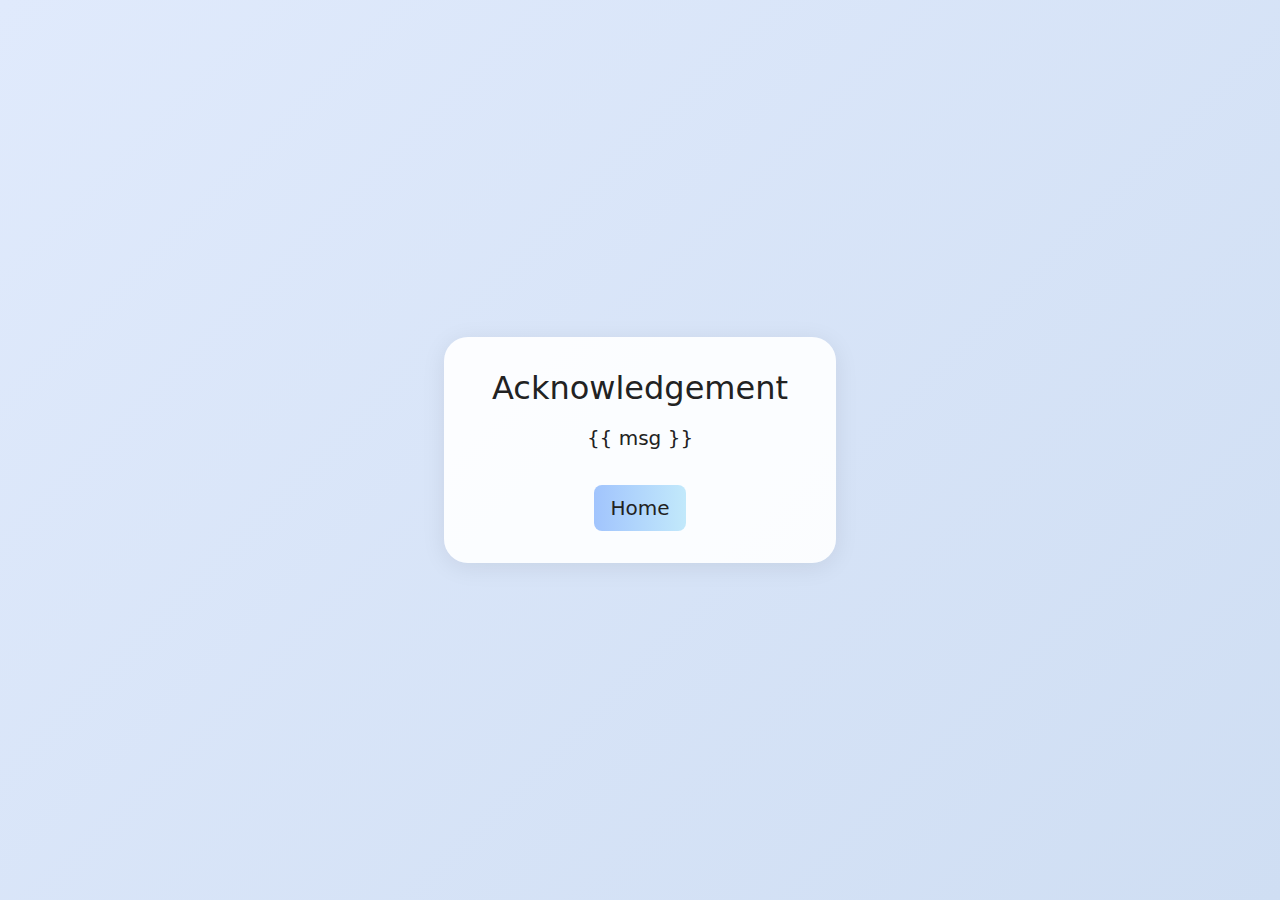
<file: templates/ack.html>
<!DOCTYPE html>
<html lang="en" data-bs-theme="auto">
<head>
    <meta charset="UTF-8">
    <meta name="viewport" content="width=device-width, initial-scale=1.0">
    <title>PE | Acknowledgement</title>
    <link href="https://cdn.jsdelivr.net/npm/bootstrap@5.3.2/dist/css/bootstrap.min.css" rel="stylesheet">
    <style>
        body {
            min-height: 100vh;
            background: linear-gradient(135deg, #e0eafc 0%, #cfdef3 100%);
            color: #222;
            display: flex;
            flex-direction: column;
            align-items: center;
            justify-content: center;
        }
        .ack-card {
            background: rgba(255,255,255,0.9);
            border-radius: 1.5rem;
            box-shadow: 0 4px 24px rgba(0,0,0,0.08);
            padding: 2rem 3rem;
            text-align: center;
        }
        @media (prefers-color-scheme: dark) {
            body {
                background: linear-gradient(135deg, #232526 0%, #414345 100%);
                color: #f3f3f3;
            }
            .ack-card {
                background: rgba(40,40,50,0.95);
                color: #f3f3f3;
            }
        }
    </style>
</head>
<body>
    <div class="ack-card">
        <h2 class="mb-3">Acknowledgement</h2>
        <p class="lead">{{ msg }}</p>
        <a href="/home" class="btn btn-gradient btn-lg mt-3" style="background: linear-gradient(90deg, #a1c4fd 0%, #c2e9fb 100%); color: #222; border: none;">Home</a>
    </div>
    <script src="https://cdn.jsdelivr.net/npm/bootstrap@5.3.2/dist/js/bootstrap.bundle.min.js"></script>
</body>
</html>
</file>
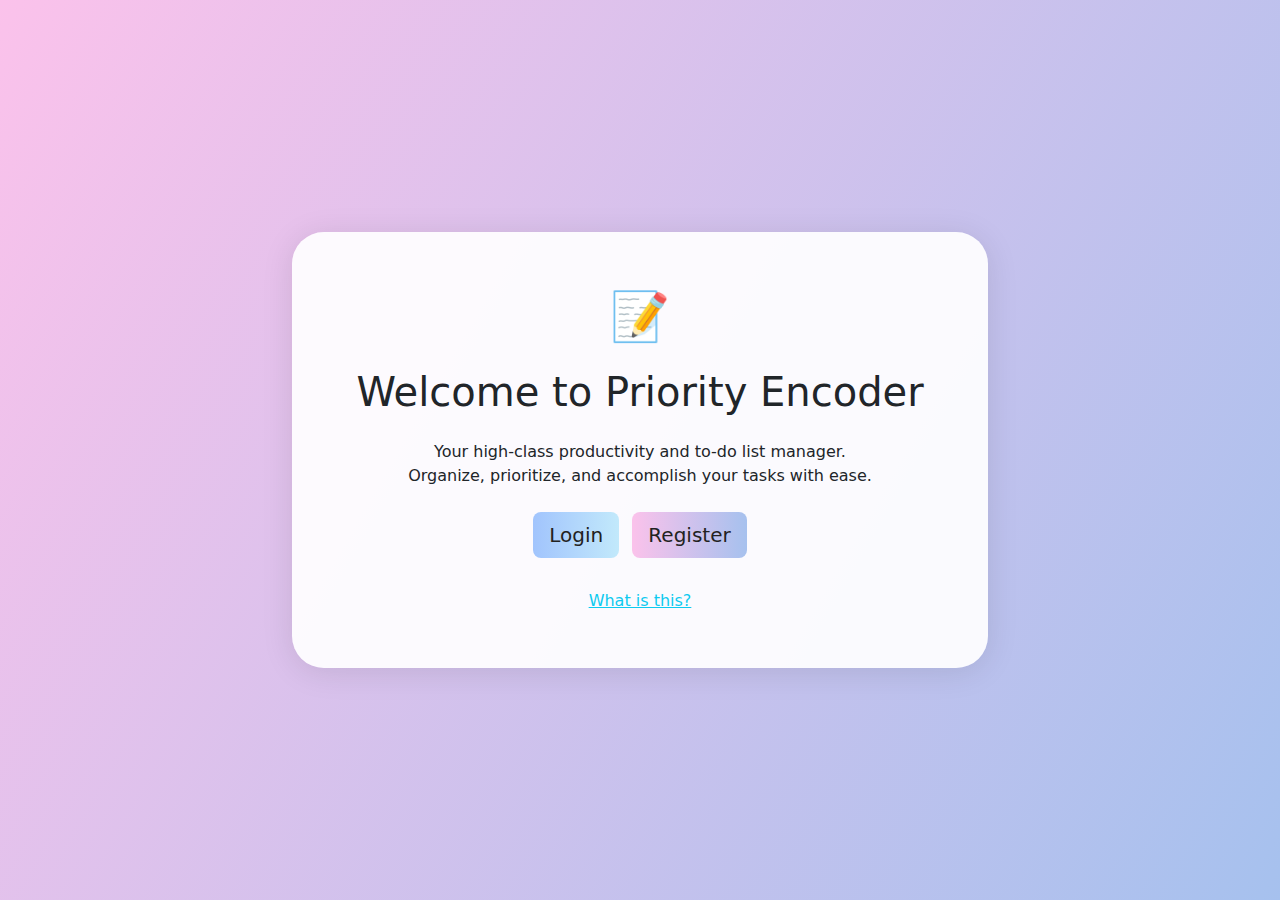
<file: templates/home.html>
<!DOCTYPE html>
<html lang="en" data-bs-theme="auto">
<head>
    <meta charset="UTF-8">
    <meta name="viewport" content="width=device-width, initial-scale=1.0">
    <title>PE | Welcome</title>
    <link href="https://cdn.jsdelivr.net/npm/bootstrap@5.3.2/dist/css/bootstrap.min.css" rel="stylesheet">
    <style>
        body {
            min-height: 100vh;
            background: linear-gradient(120deg, #fbc2eb 0%, #a6c1ee 100%);
            display: flex;
            align-items: center;
            justify-content: center;
        }
        .welcome-card {
            background: rgba(255,255,255,0.92);
            border-radius: 2rem;
            box-shadow: 0 4px 32px rgba(0,0,0,0.10);
            padding: 3rem 4rem;
            text-align: center;
        }
        .todo-icon {
            font-size: 3rem;
            color: #7f7fd5;
        }
        @media (prefers-color-scheme: dark) {
            body {
                background: linear-gradient(120deg, #232526 0%, #414345 100%);
            }
            .welcome-card {
                background: rgba(40,40,50,0.97);
                color: #f3f3f3;
            }
        }
    </style>
</head>
<body>
    <div class="welcome-card">
        <div class="todo-icon mb-3">📝</div>
        <h1 class="mb-4">Welcome to Priority Encoder</h1>
        <p class="mb-4">Your high-class productivity and to-do list manager.<br>Organize, prioritize, and accomplish your tasks with ease.</p>
        <a href="/login" class="btn btn-primary btn-lg me-2" style="background: linear-gradient(90deg, #a1c4fd 0%, #c2e9fb 100%); border: none; color: #222;">Login</a>
        <a href="/register" class="btn btn-outline-primary btn-lg" style="background: linear-gradient(90deg, #fbc2eb 0%, #a6c1ee 100%); border: none; color: #222;">Register</a>
        <div class="mt-4">
            <button class="btn btn-link text-info" data-bs-toggle="modal" data-bs-target="#helpModal">What is this?</button>
        </div>
    </div>
    <!-- Help Modal -->
    <div class="modal fade" id="helpModal" tabindex="-1" aria-labelledby="helpModalLabel" aria-hidden="true">
      <div class="modal-dialog">
        <div class="modal-content">
          <div class="modal-header">
            <h5 class="modal-title" id="helpModalLabel">About Priority Encoder</h5>
            <button type="button" class="btn-close" data-bs-dismiss="modal" aria-label="Close"></button>
          </div>
          <div class="modal-body">
            <p>Priority Encoder is a modern, user-friendly to-do list and productivity app. Easily manage your daily tasks, set priorities, and track your progress in a beautiful, distraction-free interface. Enjoy pastel gradients, dark mode, and a seamless experience across devices.</p>
          </div>
        </div>
      </div>
    </div>
    <script src="https://cdn.jsdelivr.net/npm/bootstrap@5.3.2/dist/js/bootstrap.bundle.min.js"></script>
</body>
</html>
</file>
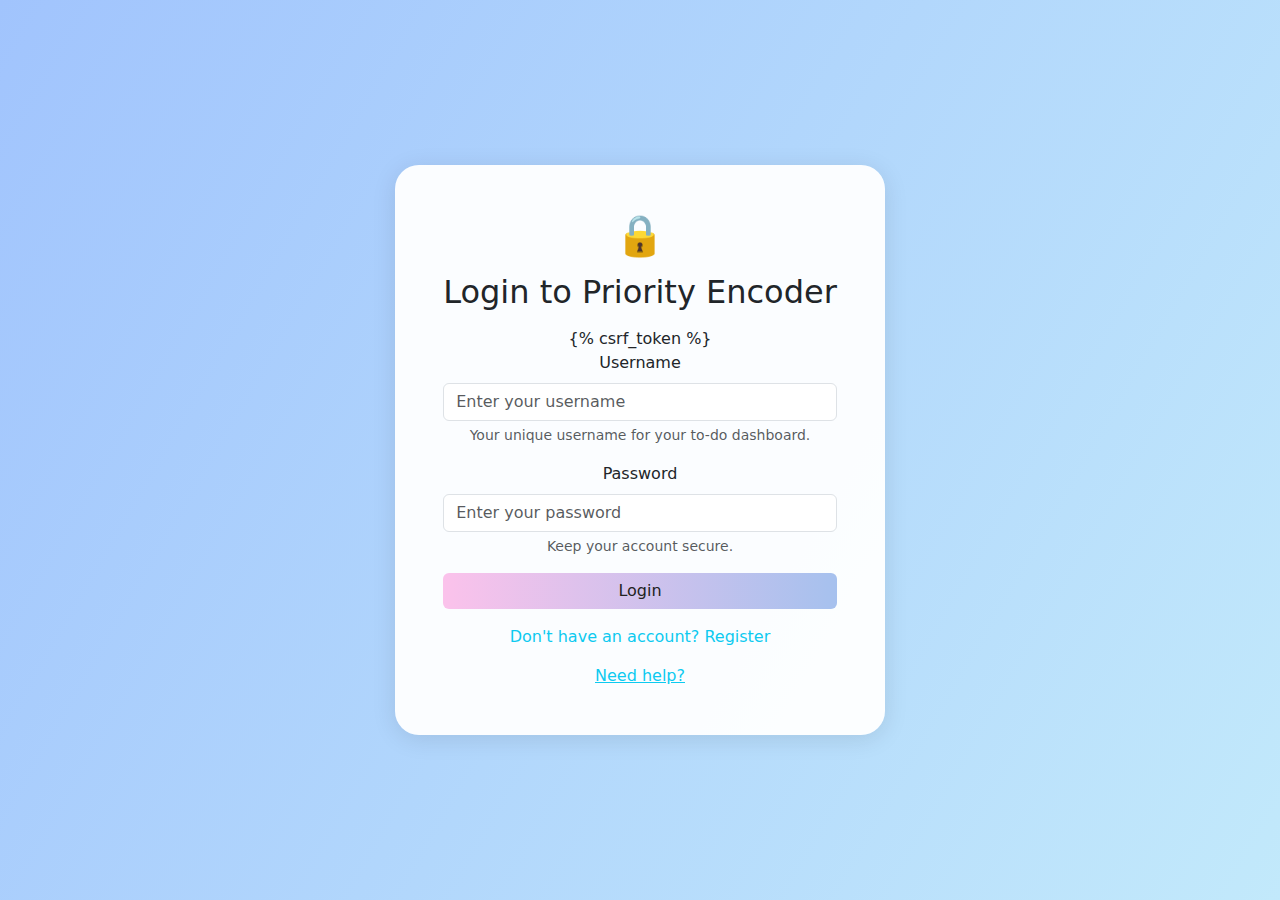
<file: templates/login.html>
<!DOCTYPE html>
<html lang="en" data-bs-theme="auto">
<head>
    <meta charset="UTF-8">
    <meta name="viewport" content="width=device-width, initial-scale=1.0">
    <title>Priority Encoder Login</title>
    <link href="https://cdn.jsdelivr.net/npm/bootstrap@5.3.2/dist/css/bootstrap.min.css" rel="stylesheet">
    <style>
        body {
            min-height: 100vh;
            background: linear-gradient(120deg, #a1c4fd 0%, #c2e9fb 100%);
            display: flex;
            align-items: center;
            justify-content: center;
        }
        .login-card {
            background: rgba(255,255,255,0.95);
            border-radius: 1.5rem;
            box-shadow: 0 4px 24px rgba(0,0,0,0.10);
            padding: 2.5rem 3rem;
            text-align: center;
        }
        .todo-icon {
            font-size: 2.5rem;
            color: #7f7fd5;
        }
        @media (prefers-color-scheme: dark) {
            body {
                background: linear-gradient(120deg, #232526 0%, #414345 100%);
            }
            .login-card {
                background: rgba(40,40,50,0.97);
                color: #f3f3f3;
            }
        }
    </style>
</head>
<body>
    <div class="login-card">
        <div class="todo-icon mb-2">🔒</div>
        <h2 class="mb-3">Login to Priority Encoder</h2>
        <form method="post" autocomplete="off">
            {% csrf_token %}
            <div class="mb-3">
                <label for="id_username" class="form-label">Username</label>
                <input type="text" name="username" class="form-control" id="id_username" placeholder="Enter your username" required>
                <div class="form-text">Your unique username for your to-do dashboard.</div>
            </div>
            <div class="mb-3">
                <label for="id_password" class="form-label">Password</label>
                <input type="password" name="password" class="form-control" id="id_password" placeholder="Enter your password" required>
                <div class="form-text">Keep your account secure.</div>
            </div>
            <button type="submit" class="btn btn-primary w-100" style="background: linear-gradient(90deg, #fbc2eb 0%, #a6c1ee 100%); border: none; color: #222;">Login</button>
        </form>
        <div class="mt-3">
            <a href="/register" class="text-decoration-none text-info">Don't have an account? Register</a>
        </div>
        <div class="mt-2">
            <button class="btn btn-link text-info" data-bs-toggle="modal" data-bs-target="#loginHelpModal">Need help?</button>
        </div>
    </div>
    <!-- Login Help Modal -->
    <div class="modal fade" id="loginHelpModal" tabindex="-1" aria-labelledby="loginHelpModalLabel" aria-hidden="true">
      <div class="modal-dialog">
        <div class="modal-content">
          <div class="modal-header">
            <h5 class="modal-title" id="loginHelpModalLabel">Login Help</h5>
            <button type="button" class="btn-close" data-bs-dismiss="modal" aria-label="Close"></button>
          </div>
          <div class="modal-body">
            <ul>
              <li>Enter your registered username and password to access your dashboard.</li>
              <li>If you forgot your password, please contact support.</li>
              <li>New user? Click Register to create an account.</li>
            </ul>
          </div>
        </div>
      </div>
    </div>
    <script src="https://cdn.jsdelivr.net/npm/bootstrap@5.3.2/dist/js/bootstrap.bundle.min.js"></script>
</body>
</html>
</file>
